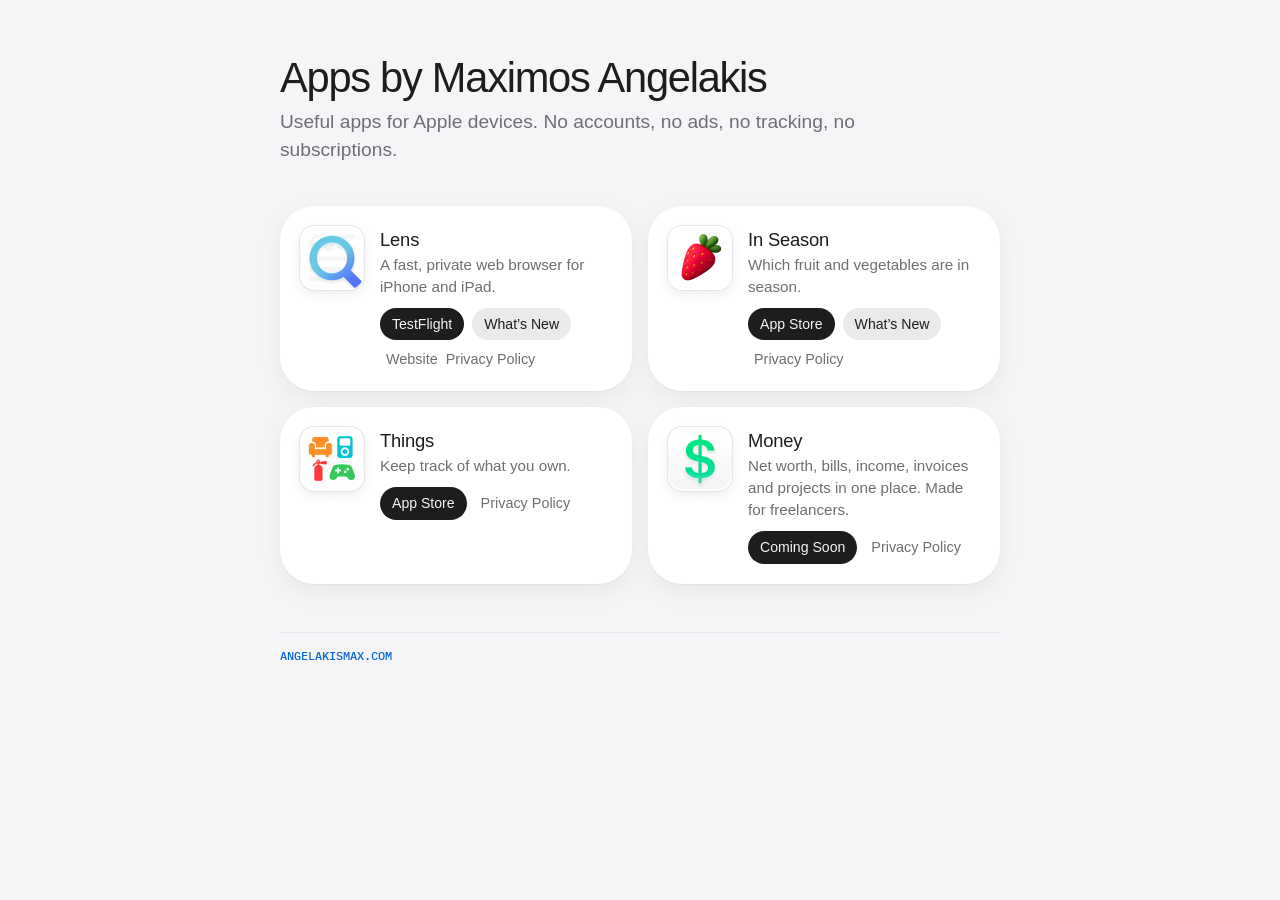
<file: index.html>
<!doctype html>
<html lang="en">
<head>
<meta charset="utf-8">
<meta name="viewport" content="width=device-width, initial-scale=1, viewport-fit=cover">
<title>Apps by Maximos Angelakis</title>
<meta name="description" content="Privacy policies and release notes for Maximos Angelakis’s apps.">
<link rel="preconnect" href="https://fonts.gstatic.com" crossorigin>
<link rel="stylesheet" href="https://fonts.googleapis.com/css2?family=IBM+Plex+Mono:wght@500&display=swap">
<link rel="stylesheet" href="https://api.fontshare.com/v2/css?f[]=general-sans@500,600&display=swap">
<link rel="stylesheet" href="style.css">
</head>
<body class="home">
<main>
<h1>Apps by Maximos Angelakis</h1>
<p class="lede">Useful apps for Apple devices. No accounts, no ads, no tracking, no subscriptions.</p>
<ul class="cards">
<li class="card">
<img class="app-icon" src="lens/app-icon.png" alt="" width="64" height="64">
<div>
<h2>Lens</h2>
<p>A fast, private web browser for iPhone and iPad.</p>
<nav class="links">
<a class="button get" href="https://testflight.apple.com/join/5jr4KsAm">TestFlight</a>
<a class="button" href="https://lens.maximos.work/changes/">What’s New</a>
<a class="plain" href="https://lens.maximos.work/">Website</a>
<a class="plain" href="https://lens.maximos.work/privacy/">Privacy Policy</a>
</nav>
</div>
</li>
<li class="card">
<img class="app-icon" src="inseason/app-icon.png" alt="" width="64" height="64">
<div>
<h2>In Season</h2>
<p>Which fruit and vegetables are in season.</p>
<nav class="links">
<a class="button get" href="https://apps.apple.com/app/id6744747939">App Store</a>
<a class="button" href="inseason/changelog/">What’s New</a>
<a class="plain" href="inseason/privacy/">Privacy Policy</a>
</nav>
</div>
</li>
<li class="card">
<img class="app-icon" src="things/app-icon.png" alt="" width="64" height="64">
<div>
<h2>Things</h2>
<p>Keep track of what you own.</p>
<nav class="links">
<a class="button get" href="https://apps.apple.com/app/id6758863208">App Store</a>
<a class="plain" href="things/privacy/">Privacy Policy</a>
</nav>
</div>
</li>
<li class="card">
<img class="app-icon" src="money/app-icon.png" alt="" width="64" height="64">
<div>
<h2>Money</h2>
<p>Net worth, bills, income, invoices and projects in one place. Made for freelancers.</p>
<nav class="links">
<span class="button get soon">Coming Soon</span>
<a class="plain" href="money/privacy/">Privacy Policy</a>
</nav>
</div>
</li>
</ul>
<footer><a href="https://angelakismax.com">angelakismax.com</a></footer>
</main>
</body>
</html>
</file>
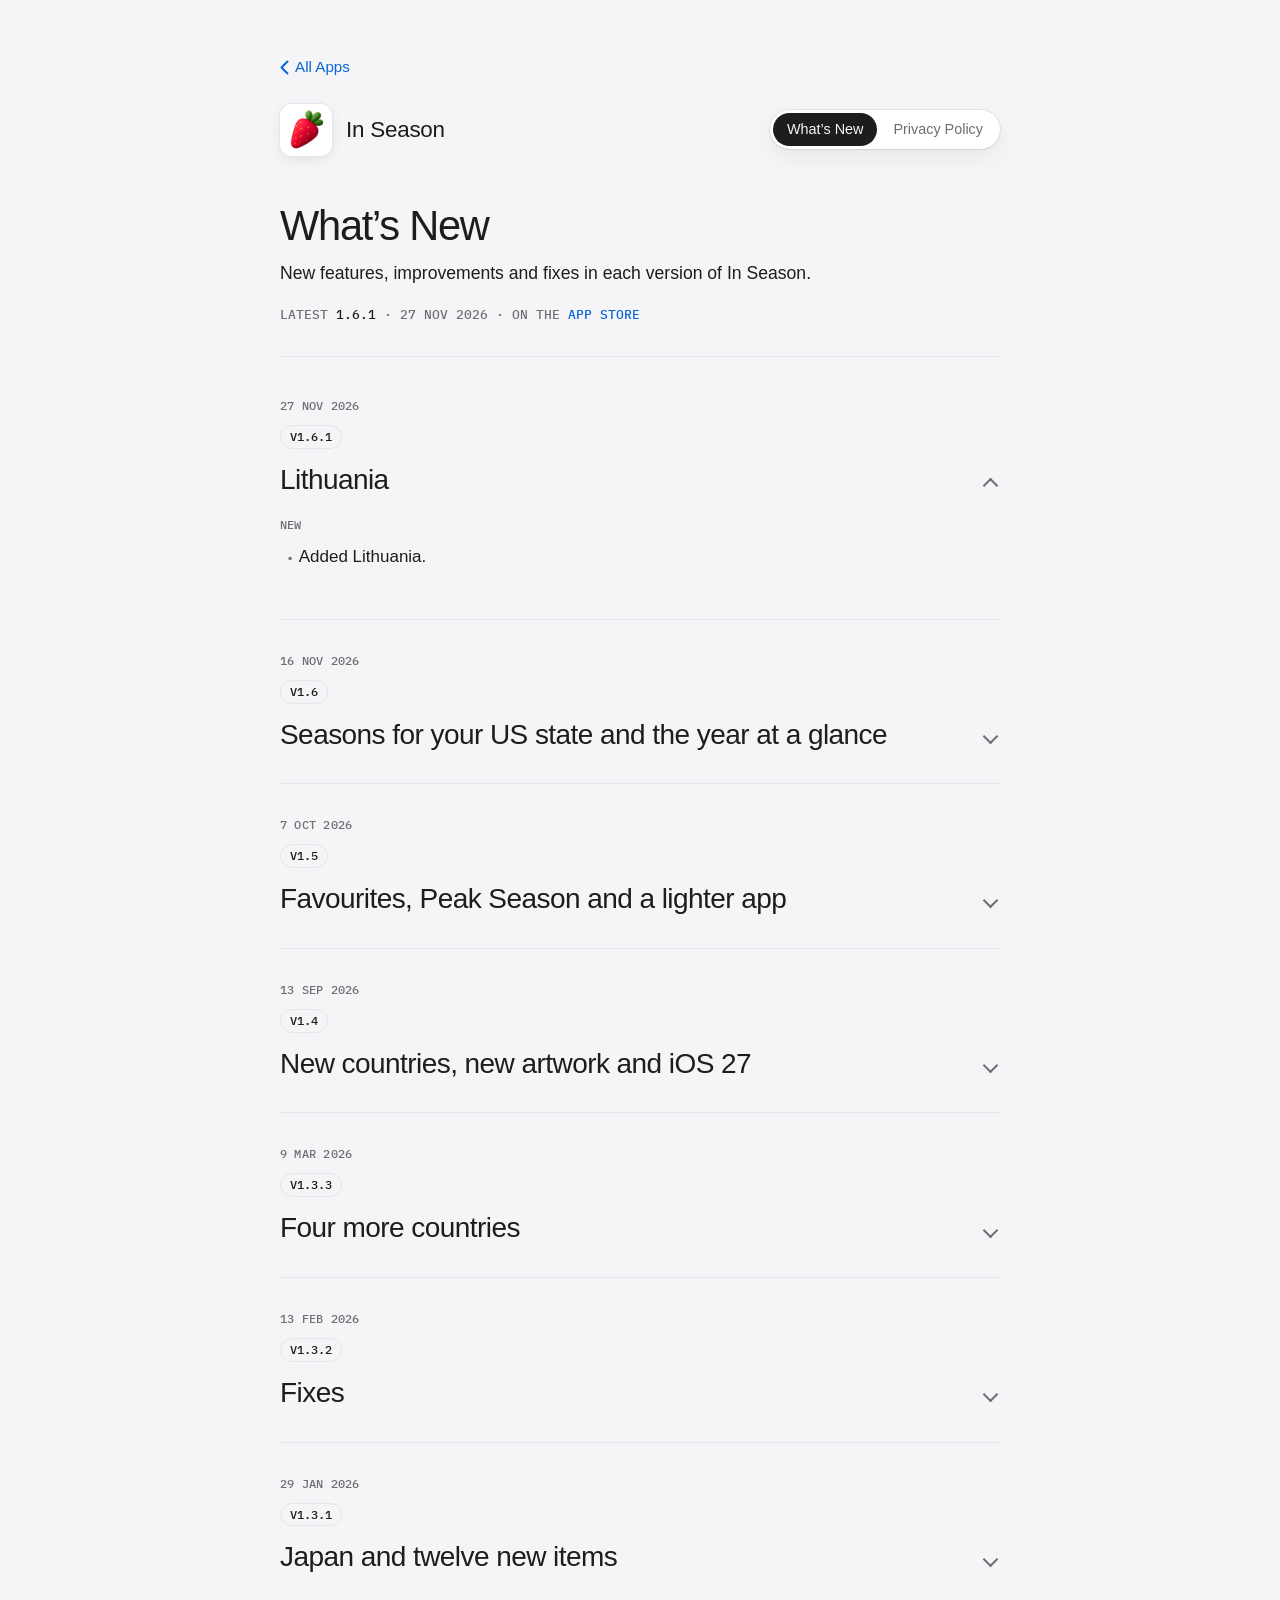
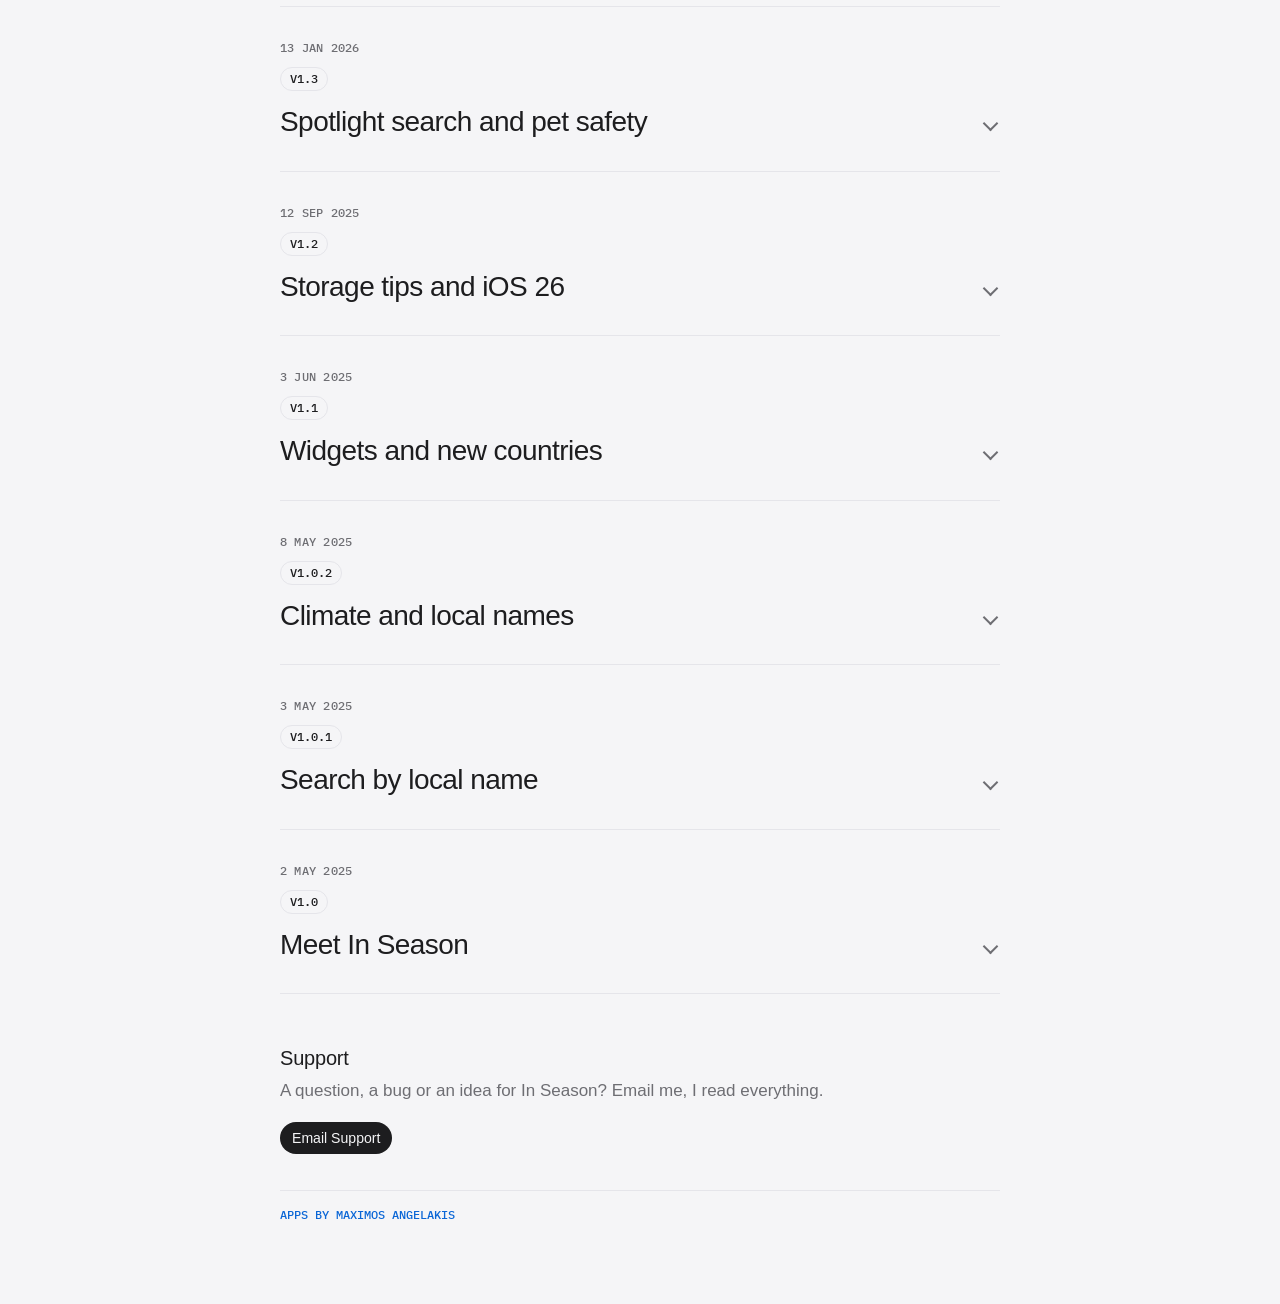
<file: inseason/changelog/index.html>
<!doctype html>
<html lang="en">
<head>
<meta charset="utf-8">
<meta name="viewport" content="width=device-width, initial-scale=1, viewport-fit=cover">
<title>What’s New in In Season</title>
<meta name="description" content="What changed in each version of In Season.">
<link rel="preconnect" href="https://fonts.gstatic.com" crossorigin>
<link rel="stylesheet" href="https://fonts.googleapis.com/css2?family=IBM+Plex+Mono:wght@500&display=swap">
<link rel="stylesheet" href="https://api.fontshare.com/v2/css?f[]=general-sans@500,600&display=swap">
<link rel="stylesheet" href="../../style.css">
<link rel="icon" type="image/png" href="../app-icon.png">
<link rel="apple-touch-icon" href="../app-icon.png">
</head>
<body>
<main>
<a class="back" href="../../"><svg width="9" height="15" viewBox="0 0 9 15" aria-hidden="true"><path d="M7.5 1.5 1.5 7.5l6 6" fill="none" stroke="currentColor" stroke-width="2" stroke-linecap="round" stroke-linejoin="round"/></svg>All Apps</a>
<header class="app-header">
<div class="app-id"><img class="app-icon" src="../app-icon.png" alt="" width="64" height="64"><span>In Season</span></div>
<nav class="tabs">
<a href="./" aria-current="page">What’s New</a>
<a href="../privacy/">Privacy Policy</a>
</nav>
</header>
<div class="page-hero">
<h1>What’s New</h1>
<p>New features, improvements and fixes in each version of In Season.</p>
<p class="latest">Latest <strong>1.6.1</strong> · 27 Nov 2026 · On the <a href="https://apps.apple.com/app/id6744747939">App Store</a></p>
</div>

<!-- Newest version first, open; the rest closed. Copy a <details> to add
     one, move "open" to it, and update "Latest" above. -->

<details class="release" open>
<summary>
<time datetime="2026-11-27">27 Nov 2026</time>
<p class="tags"><span class="version">1.6.1</span></p>
<h2>Lithuania</h2>
</summary>
<h3>New</h3>
<ul>
<li>Added Lithuania.</li>
</ul>
</details>

<details class="release">
<summary>
<time datetime="2026-11-16">16 Nov 2026</time>
<p class="tags"><span class="version">1.6</span></p>
<h2>Seasons for your US state and the year at a glance</h2>
</summary>
<h3>New</h3>
<ul>
<li>Seasons for your state. In the US, pick your state when you open the app or in Settings, and In Season shows what’s local and in season where you live. Seasons follow 11 growing regions from Alaska to Hawaii, so nearby states share one. Today, the calendar, search, widgets, Siri and notifications all follow it.</li>
<li>Seven new countries: Austria, Norway, Finland, Chile, Argentina, Brazil and India. In Season now covers 35 countries, with seasons from each country’s own harvest calendar and produce names in German, Norwegian, Finnish, Spanish, Portuguese and Hindi.</li>
<li>In your language. In Season now follows your iPhone’s language: Greek, Spanish, French, German, Italian, Portuguese, Japanese and Korean, with wording from local markets rather than textbooks. Local names show too: Swedish in Finland, French and Italian in Belgium and Switzerland, and Arabic in Israel.</li>
<li>The whole year at a glance. Each produce page shows its season as a ring of all twelve months, with this month outlined, next to when it’s in season, like “Oct – Dec”.</li>
<li>Available All Year on Today, for produce that grows locally all year. It starts collapsed and only appears when there’s something in it.</li>
</ul>
<h3>Improved</h3>
<ul>
<li>Early, peak and late harvest colours are easier to read in light and dark mode.</li>
<li>Produce with two seasons a year now shows early, peak and late harvest for each season.</li>
<li>Today, search and widgets are faster.</li>
<li>Each product has one clear name, without slashes or extra names in brackets.</li>
<li>Lists are in alphabetical order for your language.</li>
<li>A search with no matches says so.</li>
<li>US states and growing regions are named in your language, and the state list follows its alphabetical order.</li>
<li>iPhone search (Spotlight) shows produce under the name the app shows, in your language.</li>
<li>Notifications only ask for permission when you turn them on.</li>
<li>Today and the calendar move on to the new month even if the app stays open.</li>
</ul>
<h3>Fixed</h3>
<ul>
<li>Produce with a two-month season shows as in peak season on its page, as it does on Today.</li>
<li>Home Screen quick actions work when the app isn’t already open.</li>
<li>Category counts stay correct when you switch tabs or countries.</li>
</ul>
</details>

<details class="release">
<summary>
<time datetime="2026-10-07">7 Oct 2026</time>
<p class="tags"><span class="version">1.5</span></p>
<h2>Favourites, Peak Season and a lighter app</h2>
</summary>
<h3>New</h3>
<ul>
<li>Favourites. Tap the heart on any item to save it. Your favourites get their own tab, with what’s in season now at the top, and their own widget.</li>
<li>Peak Season on Today shows what’s at its best this month, just under New This Month.</li>
<li>Get notified when your favourites reach peak season. Turn it on in Settings, under Monthly Updates.</li>
<li>Widgets can show only peak-season items, or only your favourites that are in season.</li>
<li>Your favourites and Today settings sync across your devices with iCloud.</li>
<li>Ask Siri to open an item or search for produce.</li>
<li>Support for iPhone Duo.</li>
<li>New produce: flat peaches, courgette flowers, lemongrass, spring onions and shallots.</li>
<li>Not seeing your country? Request it from the country picker.</li>
</ul>
<h3>Improved</h3>
<ul>
<li>About a third smaller to download, and quicker to open.</li>
<li>Smoother all round, with category filters just above the tab bar on the latest iOS.</li>
<li>Expand and collapse sections on Today, which now keeps the early, peak and late markers to Browse so it’s easier to scan.</li>
<li>More accurate nutrition and storage information, and clearer names, including jujube.</li>
<li>New welcome screens.</li>
<li>iPad improvements, including a clearer Browse tab.</li>
</ul>
<h3>Fixed</h3>
<ul>
<li>The search icon is back on the Browse tab.</li>
</ul>
</details>

<details class="release">
<summary>
<time datetime="2026-09-13">13 Sep 2026</time>
<p class="tags"><span class="version">1.4</span></p>
<h2>New countries, new artwork and iOS 27</h2>
</summary>
<h3>New</h3>
<ul>
<li>Five new countries: Mexico, New Zealand, Poland, South Africa and South Korea.</li>
<li>20 new items: Asian pear, cherimoya, jackfruit, guava, chayote, jícama, tomatillos, nopales, watercress, sorrel, kohlrabi, celeriac, horseradish, elderberries, currants, samphire, saltwort, sea fennel, rose petals and pecans.</li>
<li>Browse by group. Tap citrus, berries, stone fruit, melons, leafy greens, roots, brassicas, alliums or squash to see everything in it.</li>
<li>Every item now has its botanical name, where it comes from and its history, with a link to Wikipedia.</li>
<li>Widgets you can edit: show everything, only fruit or only vegetables.</li>
</ul>
<h3>Improved</h3>
<ul>
<li>All-new artwork. Every item is redrawn to be sharper and more accurate, and shown a little larger.</li>
<li>A refreshed design for iOS 27, with a clearer Liquid Glass tab bar, top bar and filter bar, and tidier item pages.</li>
<li>Search finds items by their local names, in any language the app supports.</li>
<li>Local names now come first.</li>
<li>Better VoiceOver support, and calmer filter animations with Reduce Motion on.</li>
<li>iPad improvements.</li>
<li>Legumes and herbs now start hidden, and Welsh names in the UK are off by default. Both can be turned back on.</li>
</ul>
<h3>Fixed</h3>
<ul>
<li>Widgets work with the clear Home Screen style.</li>
<li>Items without a local name no longer look cramped.</li>
</ul>
</details>

<details class="release">
<summary>
<time datetime="2026-03-09">9 Mar 2026</time>
<p class="tags"><span class="version">1.3.3</span></p>
<h2>Four more countries</h2>
</summary>
<h3>New</h3>
<ul>
<li>Ireland, Romania, Serbia and Switzerland.</li>
</ul>
<h3>Improved</h3>
<ul>
<li>Simpler markers for items new this month, and a lighter category bar.</li>
</ul>
<h3>Fixed</h3>
<ul>
<li>The Rate button in Settings works again.</li>
</ul>
</details>

<details class="release">
<summary>
<time datetime="2026-02-13">13 Feb 2026</time>
<p class="tags"><span class="version">1.3.2</span></p>
<h2>Fixes</h2>
</summary>
<h3>Fixed</h3>
<ul>
<li>The What’s New screen shows up again.</li>
<li>Mushrooms and capers are listed with vegetables.</li>
<li>Corrected details for wasabi.</li>
</ul>
</details>

<details class="release">
<summary>
<time datetime="2026-01-29">29 Jan 2026</time>
<p class="tags"><span class="version">1.3.1</span></p>
<h2>Japan and twelve new items</h2>
</summary>
<h3>New</h3>
<ul>
<li>Japan, with local favourites: shiso, yuzu, wasabi, ume and matsutake.</li>
<li>Nettles, pine nuts, gooseberries, cranberries, maple syrup, truffles, elderflower, dates, rhubarb, capers, saffron and mastic.</li>
<li>A short What’s New screen when you open the app after an update.</li>
</ul>
<h3>Improved</h3>
<ul>
<li>More reliable search.</li>
<li>More accessibility improvements.</li>
</ul>
<h3>Fixed</h3>
<ul>
<li>Widgets.</li>
<li>Items that showed in Japan without being available there.</li>
</ul>
</details>

<details class="release">
<summary>
<time datetime="2026-01-13">13 Jan 2026</time>
<p class="tags"><span class="version">1.3</span></p>
<h2>Spotlight search and pet safety</h2>
</summary>
<h3>New</h3>
<ul>
<li>Search for produce straight from Spotlight.</li>
<li>See which items are toxic to dogs or cats, and why. Turn the warnings on for dogs, cats or both, in Settings or when you first open the app.</li>
<li>Rate In Season from Settings.</li>
<li>Kale for Greece.</li>
</ul>
<h3>Improved</h3>
<ul>
<li>More Liquid Glass for iOS 26: interactive glass, a glass calendar, and check and close buttons instead of Done.</li>
<li>Item pages open as a smaller sheet first, with smoother animation, and items respond to the pointer on iPad.</li>
<li>Other names for an item are shown nearer the top of its page.</li>
<li>Notifications now tell you about new items in season.</li>
<li>iPad improvements.</li>
</ul>
</details>

<details class="release">
<summary>
<time datetime="2025-09-12">12 Sep 2025</time>
<p class="tags"><span class="version">1.2</span></p>
<h2>Storage tips and iOS 26</h2>
</summary>
<h3>New</h3>
<ul>
<li>How to store each item and how long it keeps: in the fridge, at room temperature, away from the fridge, somewhere cool and dark, or in high humidity.</li>
<li>How each item grows: on a tree, shrub or vine, as a root, herb or flower.</li>
<li>Search by health benefit, vitamin or mineral.</li>
<li>Hungary and Sweden.</li>
<li>Cherry plums, plus more plum varieties for Greece.</li>
<li>Hide any category from Today.</li>
</ul>
<h3>Improved</h3>
<ul>
<li>Updated for iOS 26, with Liquid Glass buttons, tab bar and welcome screens.</li>
<li>A clearer design for seasonal availability, rounder item artwork and a new red accent.</li>
</ul>
<h3>Fixed</h3>
<ul>
<li>“September” no longer breaks across two lines.</li>
</ul>
</details>

<details class="release">
<summary>
<time datetime="2025-06-03">3 Jun 2025</time>
<p class="tags"><span class="version">1.1</span></p>
<h2>Widgets and new countries</h2>
</summary>
<h3>New</h3>
<ul>
<li>Widgets, to see what’s in season from your Home Screen.</li>
<li>Belgium, Cyprus, Denmark and Türkiye.</li>
<li>Dragon fruit, starfruit, passion fruit, lychee and pomelo.</li>
</ul>
<h3>Improved</h3>
<ul>
<li>Better seasonal data for Australia.</li>
<li>Notifications tell you which items are new.</li>
<li>Item pages hide sections that don’t apply when an item isn’t available.</li>
</ul>
<h3>Fixed</h3>
<ul>
<li>Widgets were empty until the app was opened for the first time.</li>
</ul>
</details>

<details class="release">
<summary>
<time datetime="2025-05-08">8 May 2025</time>
<p class="tags"><span class="version">1.0.2</span></p>
<h2>Climate and local names</h2>
</summary>
<h3>New</h3>
<ul>
<li>A short description of each country’s climate.</li>
<li>Local names on the calendar.</li>
</ul>
<h3>Improved</h3>
<ul>
<li>iPad support.</li>
<li>Notifications.</li>
<li>A new header and a clearer Settings icon.</li>
</ul>
</details>

<details class="release">
<summary>
<time datetime="2025-05-03">3 May 2025</time>
<p class="tags"><span class="version">1.0.1</span></p>
<h2>Search by local name</h2>
</summary>
<h3>New</h3>
<ul>
<li>Search for items by their local names.</li>
<li>Send feedback from Settings.</li>
</ul>
<h3>Fixed</h3>
<ul>
<li>Season data for olives and figs.</li>
</ul>
</details>

<details class="release">
<summary>
<time datetime="2025-05-02">2 May 2025</time>
<p class="tags"><span class="version">1.0</span></p>
<h2>Meet In Season</h2>
</summary>
<p>The first version of In Season: what’s in season right now, wherever you are.</p>
<h3>New</h3>
<ul>
<li>See which fruit and vegetables are in season in your country, and whether they’re early, at their peak or late.</li>
<li>11 countries: Australia, Canada, France, Germany, Greece, Italy, the Netherlands, Portugal, Spain, the United Kingdom and the United States.</li>
<li>Health benefits and nutrition for every item.</li>
<li>Local names for produce in each country.</li>
<li>Show only local produce, or include imports.</li>
<li>Look up what’s in season in other countries, and what’s available all year.</li>
<li>A notification on the 1st of each month.</li>
<li>Light, dark and automatic appearance.</li>
</ul>
</details>

<section class="support" id="support">
<h2>Support</h2>
<p>A question, a bug or an idea for In Season? Email me, I read everything.</p>
<a class="button get" href="mailto:made@angelakismax.com?subject=In%20Season">Email Support</a>
</section>

<footer><a href="../../">Apps by Maximos Angelakis</a></footer>
</main>
</body>
</html>
</file>
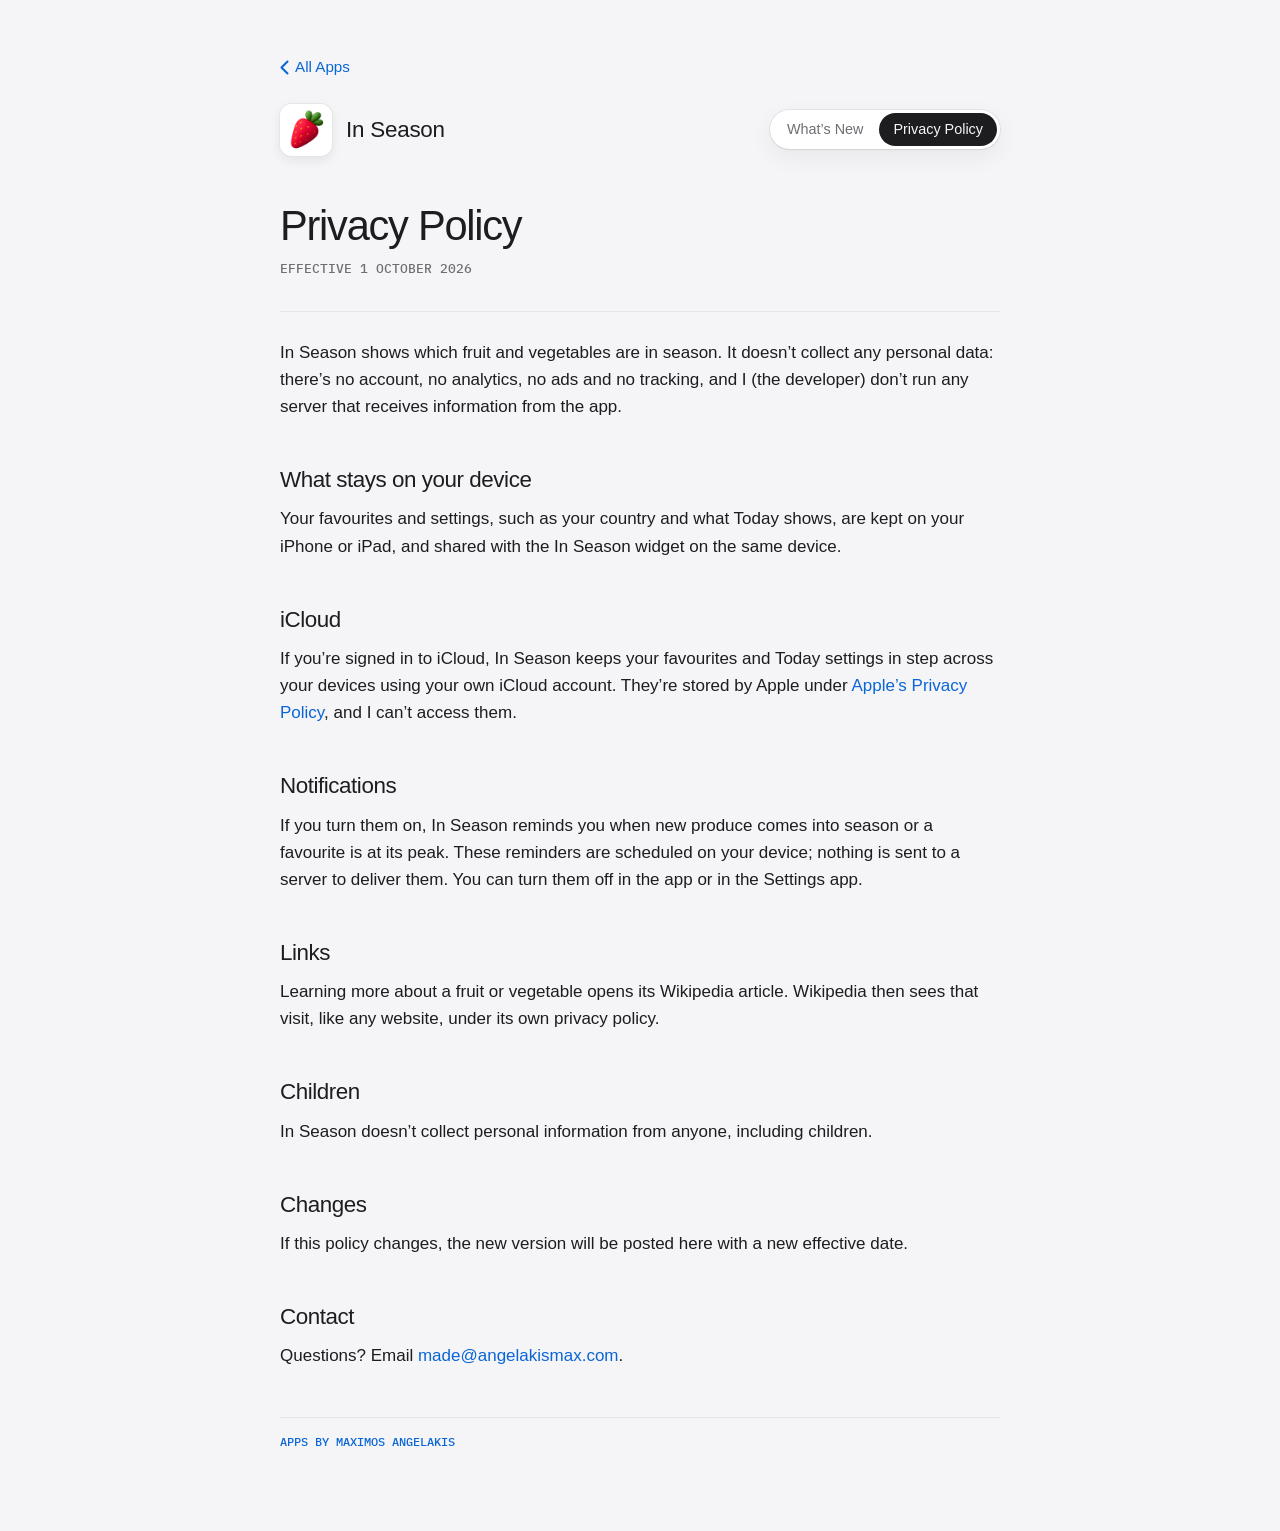
<file: inseason/privacy/index.html>
<!doctype html>
<html lang="en">
<head>
<meta charset="utf-8">
<meta name="viewport" content="width=device-width, initial-scale=1, viewport-fit=cover">
<title>In Season Privacy Policy</title>
<meta name="description" content="In Season collects no personal data. What it keeps on your device and in your iCloud.">
<link rel="preconnect" href="https://fonts.gstatic.com" crossorigin>
<link rel="stylesheet" href="https://fonts.googleapis.com/css2?family=IBM+Plex+Mono:wght@500&display=swap">
<link rel="stylesheet" href="https://api.fontshare.com/v2/css?f[]=general-sans@500,600&display=swap">
<link rel="stylesheet" href="../../style.css">
<link rel="icon" type="image/png" href="../app-icon.png">
<link rel="apple-touch-icon" href="../app-icon.png">
</head>
<body>
<main>
<a class="back" href="../../"><svg width="9" height="15" viewBox="0 0 9 15" aria-hidden="true"><path d="M7.5 1.5 1.5 7.5l6 6" fill="none" stroke="currentColor" stroke-width="2" stroke-linecap="round" stroke-linejoin="round"/></svg>All Apps</a>
<header class="app-header">
<div class="app-id"><img class="app-icon" src="../app-icon.png" alt="" width="64" height="64"><span>In Season</span></div>
<nav class="tabs">
<a href="../changelog/">What’s New</a>
<a href="./" aria-current="page">Privacy Policy</a>
</nav>
</header>
<div class="page-hero">
<h1>Privacy Policy</h1>
<p class="latest">Effective 1 October 2026</p>
</div>

<p>In Season shows which fruit and vegetables are in season. It doesn’t collect any personal data: there’s no account, no analytics, no ads and no tracking, and I (the developer) don’t run any server that receives information from the app.</p>

<h2>What stays on your device</h2>
<p>Your favourites and settings, such as your country and what Today shows, are kept on your iPhone or iPad, and shared with the In Season widget on the same device.</p>

<h2>iCloud</h2>
<p>If you’re signed in to iCloud, In Season keeps your favourites and Today settings in step across your devices using your own iCloud account. They’re stored by Apple under <a href="https://www.apple.com/legal/privacy/">Apple’s Privacy Policy</a>, and I can’t access them.</p>

<h2>Notifications</h2>
<p>If you turn them on, In Season reminds you when new produce comes into season or a favourite is at its peak. These reminders are scheduled on your device; nothing is sent to a server to deliver them. You can turn them off in the app or in the Settings app.</p>

<h2>Links</h2>
<p>Learning more about a fruit or vegetable opens its Wikipedia article. Wikipedia then sees that visit, like any website, under its own privacy policy.</p>

<h2>Children</h2>
<p>In Season doesn’t collect personal information from anyone, including children.</p>

<h2>Changes</h2>
<p>If this policy changes, the new version will be posted here with a new effective date.</p>

<h2>Contact</h2>
<p>Questions? Email <a href="mailto:made@angelakismax.com">made@angelakismax.com</a>.</p>

<footer><a href="../../">Apps by Maximos Angelakis</a></footer>
</main>
</body>
</html>
</file>
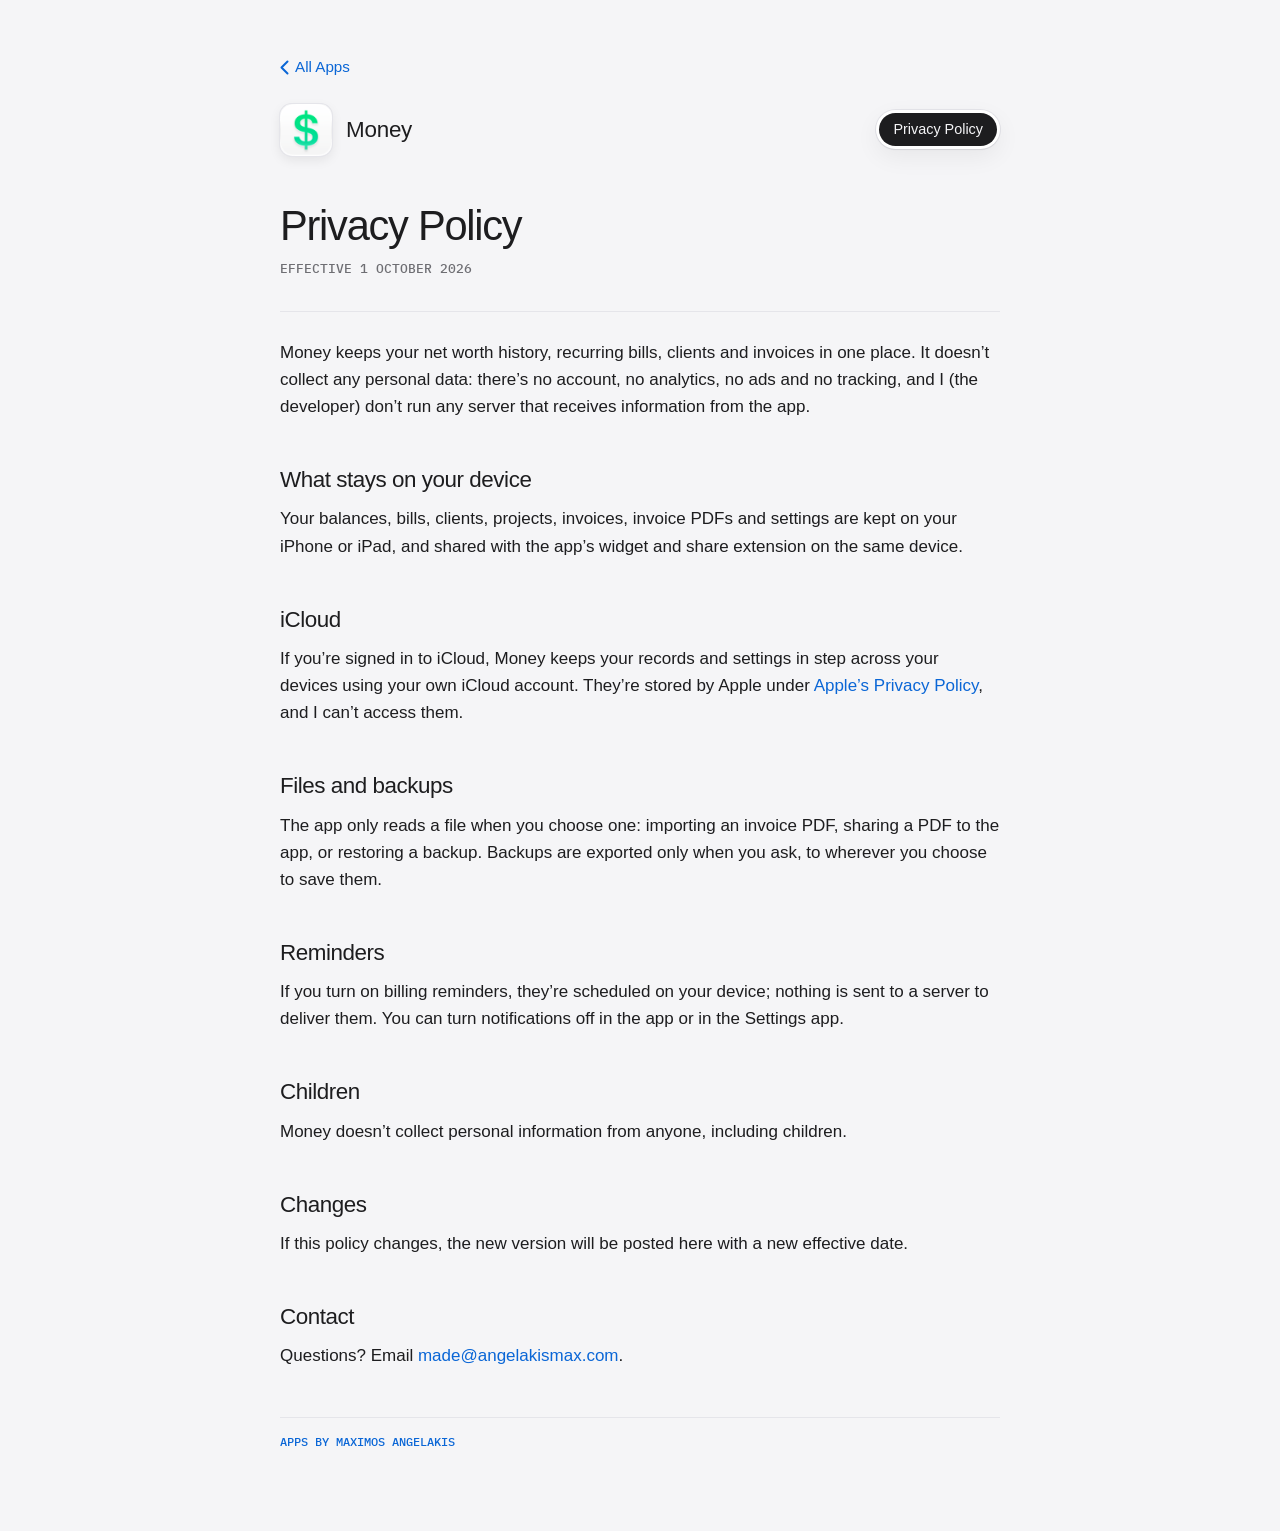
<file: money/privacy/index.html>
<!doctype html>
<html lang="en">
<head>
<meta charset="utf-8">
<meta name="viewport" content="width=device-width, initial-scale=1, viewport-fit=cover">
<title>Money Privacy Policy</title>
<meta name="description" content="Money collects no personal data. What it keeps on your device and in your iCloud.">
<link rel="preconnect" href="https://fonts.gstatic.com" crossorigin>
<link rel="stylesheet" href="https://fonts.googleapis.com/css2?family=IBM+Plex+Mono:wght@500&display=swap">
<link rel="stylesheet" href="https://api.fontshare.com/v2/css?f[]=general-sans@500,600&display=swap">
<link rel="stylesheet" href="../../style.css">
<link rel="icon" type="image/png" href="../app-icon.png">
<link rel="apple-touch-icon" href="../app-icon.png">
</head>
<body>
<main>
<a class="back" href="../../"><svg width="9" height="15" viewBox="0 0 9 15" aria-hidden="true"><path d="M7.5 1.5 1.5 7.5l6 6" fill="none" stroke="currentColor" stroke-width="2" stroke-linecap="round" stroke-linejoin="round"/></svg>All Apps</a>
<header class="app-header">
<div class="app-id"><img class="app-icon" src="../app-icon.png" alt="" width="64" height="64"><span>Money</span></div>
<nav class="tabs">
<a href="./" aria-current="page">Privacy Policy</a>
</nav>
</header>
<div class="page-hero">
<h1>Privacy Policy</h1>
<p class="latest">Effective 1 October 2026</p>
</div>

<p>Money keeps your net worth history, recurring bills, clients and invoices in one place. It doesn’t collect any personal data: there’s no account, no analytics, no ads and no tracking, and I (the developer) don’t run any server that receives information from the app.</p>

<h2>What stays on your device</h2>
<p>Your balances, bills, clients, projects, invoices, invoice PDFs and settings are kept on your iPhone or iPad, and shared with the app’s widget and share extension on the same device.</p>

<h2>iCloud</h2>
<p>If you’re signed in to iCloud, Money keeps your records and settings in step across your devices using your own iCloud account. They’re stored by Apple under <a href="https://www.apple.com/legal/privacy/">Apple’s Privacy Policy</a>, and I can’t access them.</p>

<h2>Files and backups</h2>
<p>The app only reads a file when you choose one: importing an invoice PDF, sharing a PDF to the app, or restoring a backup. Backups are exported only when you ask, to wherever you choose to save them.</p>

<h2>Reminders</h2>
<p>If you turn on billing reminders, they’re scheduled on your device; nothing is sent to a server to deliver them. You can turn notifications off in the app or in the Settings app.</p>

<h2>Children</h2>
<p>Money doesn’t collect personal information from anyone, including children.</p>

<h2>Changes</h2>
<p>If this policy changes, the new version will be posted here with a new effective date.</p>

<h2>Contact</h2>
<p>Questions? Email <a href="mailto:made@angelakismax.com">made@angelakismax.com</a>.</p>

<footer><a href="../../">Apps by Maximos Angelakis</a></footer>
</main>
</body>
</html>
</file>
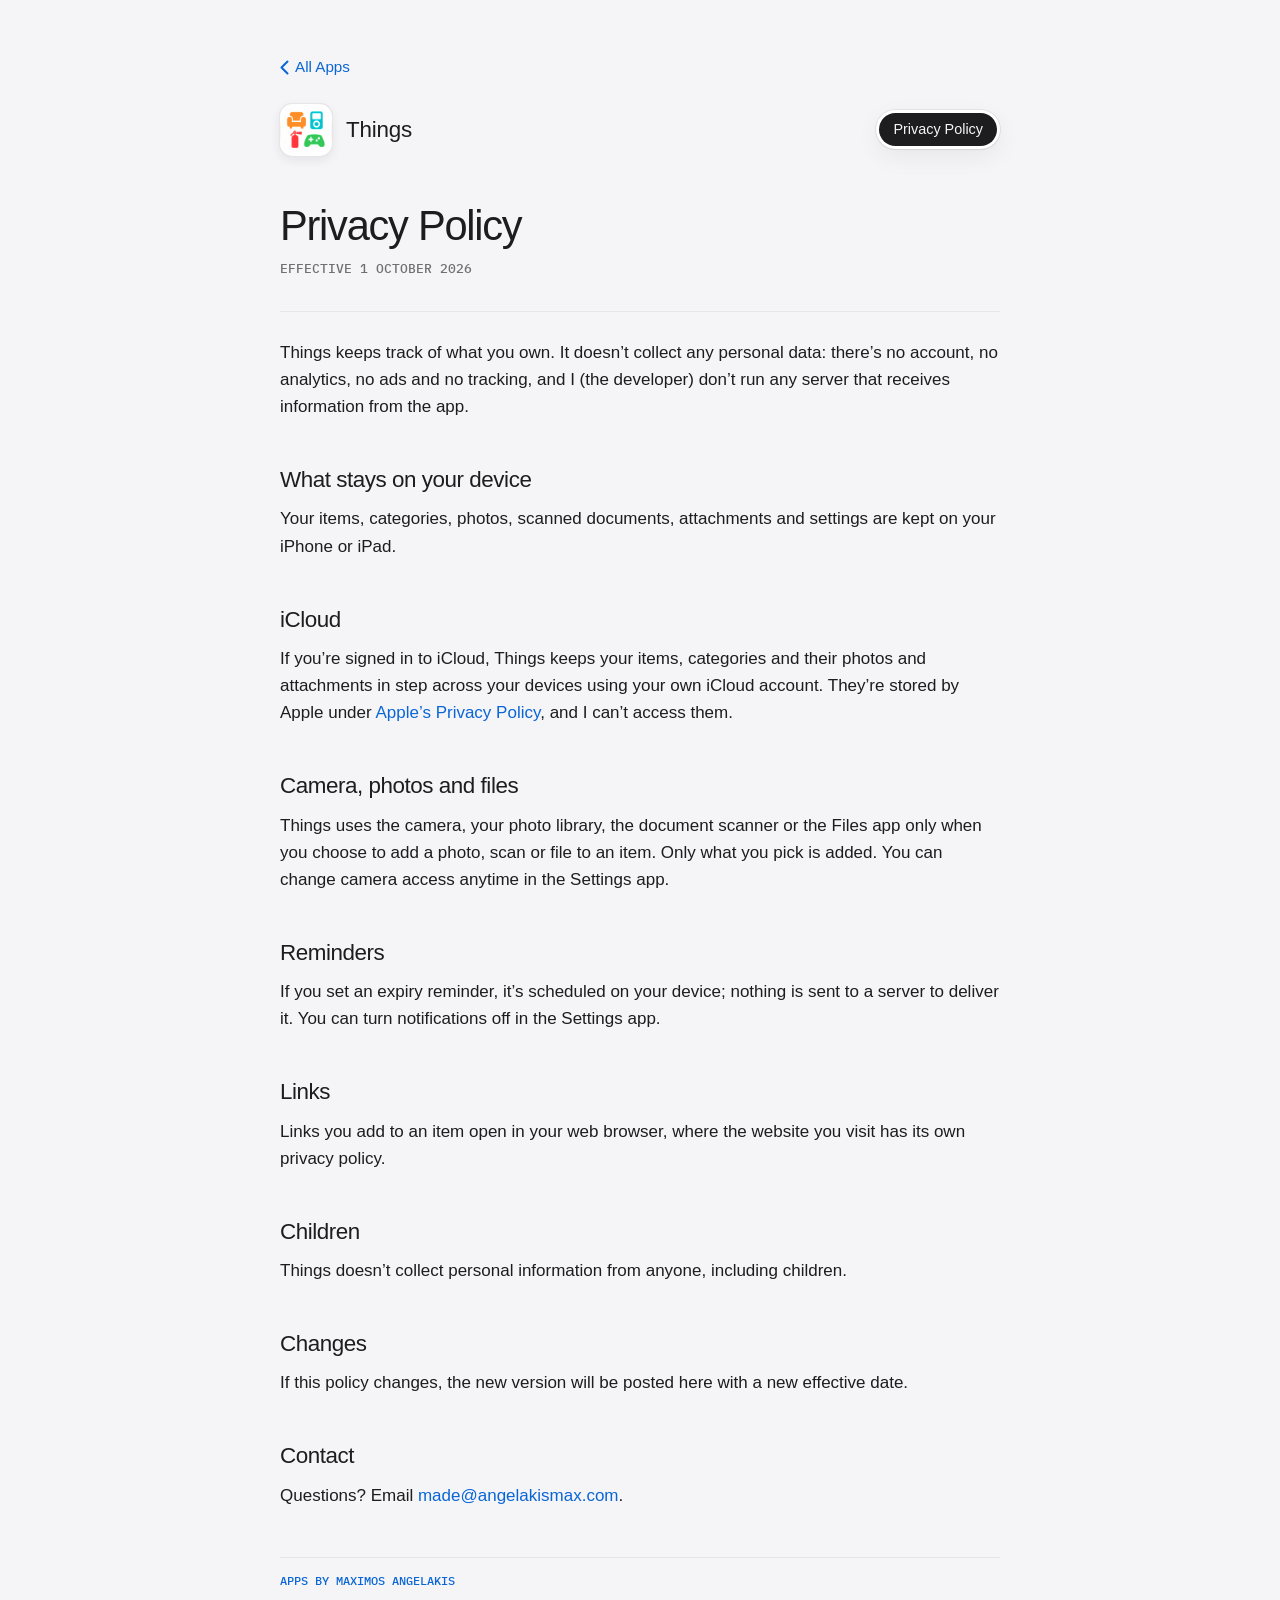
<file: things/privacy/index.html>
<!doctype html>
<html lang="en">
<head>
<meta charset="utf-8">
<meta name="viewport" content="width=device-width, initial-scale=1, viewport-fit=cover">
<title>Things Privacy Policy</title>
<meta name="description" content="Things collects no personal data. What it keeps on your device and in your iCloud.">
<link rel="preconnect" href="https://fonts.gstatic.com" crossorigin>
<link rel="stylesheet" href="https://fonts.googleapis.com/css2?family=IBM+Plex+Mono:wght@500&display=swap">
<link rel="stylesheet" href="https://api.fontshare.com/v2/css?f[]=general-sans@500,600&display=swap">
<link rel="stylesheet" href="../../style.css">
<link rel="icon" type="image/png" href="../app-icon.png">
<link rel="apple-touch-icon" href="../app-icon.png">
</head>
<body>
<main>
<a class="back" href="../../"><svg width="9" height="15" viewBox="0 0 9 15" aria-hidden="true"><path d="M7.5 1.5 1.5 7.5l6 6" fill="none" stroke="currentColor" stroke-width="2" stroke-linecap="round" stroke-linejoin="round"/></svg>All Apps</a>
<header class="app-header">
<div class="app-id"><img class="app-icon" src="../app-icon.png" alt="" width="64" height="64"><span>Things</span></div>
<nav class="tabs">
<a href="./" aria-current="page">Privacy Policy</a>
</nav>
</header>
<div class="page-hero">
<h1>Privacy Policy</h1>
<p class="latest">Effective 1 October 2026</p>
</div>

<p>Things keeps track of what you own. It doesn’t collect any personal data: there’s no account, no analytics, no ads and no tracking, and I (the developer) don’t run any server that receives information from the app.</p>

<h2>What stays on your device</h2>
<p>Your items, categories, photos, scanned documents, attachments and settings are kept on your iPhone or iPad.</p>

<h2>iCloud</h2>
<p>If you’re signed in to iCloud, Things keeps your items, categories and their photos and attachments in step across your devices using your own iCloud account. They’re stored by Apple under <a href="https://www.apple.com/legal/privacy/">Apple’s Privacy Policy</a>, and I can’t access them.</p>

<h2>Camera, photos and files</h2>
<p>Things uses the camera, your photo library, the document scanner or the Files app only when you choose to add a photo, scan or file to an item. Only what you pick is added. You can change camera access anytime in the Settings app.</p>

<h2>Reminders</h2>
<p>If you set an expiry reminder, it’s scheduled on your device; nothing is sent to a server to deliver it. You can turn notifications off in the Settings app.</p>

<h2>Links</h2>
<p>Links you add to an item open in your web browser, where the website you visit has its own privacy policy.</p>

<h2>Children</h2>
<p>Things doesn’t collect personal information from anyone, including children.</p>

<h2>Changes</h2>
<p>If this policy changes, the new version will be posted here with a new effective date.</p>

<h2>Contact</h2>
<p>Questions? Email <a href="mailto:made@angelakismax.com">made@angelakismax.com</a>.</p>

<footer><a href="../../">Apps by Maximos Angelakis</a></footer>
</main>
</body>
</html>
</file>
<file: style.css>
:root {
  color-scheme: light dark;
  --bg: #f5f5f7;
  /* Type from angelakismax.com: General Sans for titles and text, IBM Plex
     Mono for small captions. */
  --display: "General Sans", -apple-system, BlinkMacSystemFont, "Helvetica Neue", Arial, sans-serif;
  --sans: "General Sans", -apple-system, BlinkMacSystemFont, "Helvetica Neue", Arial, sans-serif;
  --mono: "IBM Plex Mono", ui-monospace, SFMono-Regular, Menlo, monospace;
  --surface: #ffffff;
  --text: #1d1d1f;
  --secondary: #6e6e73;
  --rule: #e5e5ea;
  --link: #0a66d6;
  --code: #f2f2f5;
  --pill: #e8f0fd;
  --pill-text: #0a58bd;
  --release: #e6f6ea;
  --release-text: #1b7f3b;
  --shadow: 0 1px 2px rgba(0, 0, 0, 0.04), 0 8px 24px rgba(0, 0, 0, 0.06);
}

/* Pure black behind pages in dark mode, with cards a step above it. */
@media (prefers-color-scheme: dark) {
  :root {
    --bg: #000000;
    --surface: #1c1c1e;
    --text: #f5f5f7;
    --secondary: #98989f;
    --rule: #2c2c2e;
    --link: #6aa8ff;
    --code: #2c2c2e;
    --pill: #0f2a4d;
    --pill-text: #8cbcff;
    --release: #0f3a1d;
    --release-text: #7ed99a;
    --shadow: none;
  }
}

* { box-sizing: border-box; }

html {
  -webkit-text-size-adjust: 100%;
  background: var(--bg);
}

body {
  margin: 0;
  background: var(--bg);
  color: var(--text);
  font: 500 17px/1.6 var(--sans);
  -webkit-font-smoothing: antialiased;
}

main {
  max-width: 760px;
  margin: 0 auto;
  padding: 56px 20px 80px;
  padding-left: max(20px, env(safe-area-inset-left));
  padding-right: max(20px, env(safe-area-inset-right));
}

h1 {
  font: 500 2.6rem/1.05 var(--display);
  letter-spacing: -0.03em;
  margin: 0 0 8px;
}

h2 {
  font-family: var(--display);
  font-weight: 500;
  font-size: 1.25rem;
  line-height: 1.3;
  letter-spacing: -0.01em;
  margin: 2.2em 0 0.5em;
}

p, ul { margin: 0 0 1em; }
ul { padding-left: 1.25em; }
li { margin: 0.35em 0; }

.lede {
  color: var(--secondary);
  font-size: 1.2rem;
  line-height: 1.45;
  max-width: 32em;
  margin-bottom: 2.2em;
}

a { color: var(--link); text-decoration: none; }
a:hover { text-decoration: underline; }

code {
  font: 0.88em var(--mono);
  background: var(--code);
  padding: 0.1em 0.35em;
  border-radius: 5px;
}

footer {
  margin-top: 4em;
  padding-top: 1.2em;
  border-top: 1px solid var(--rule);
  color: var(--secondary);
  font: 500 0.75rem/1.5 var(--mono);
  text-transform: uppercase;
}

/* App icons are square artwork; the corners are rounded here, with a
   hairline so a light icon still has an edge on a light page. */
.app-icon {
  display: block;
  flex: none;
  border-radius: 22.37%;
  box-shadow: 0 0 0 1px var(--rule), 0 4px 12px rgba(0, 0, 0, 0.08);
}

/* Home page: one card per app. */
.cards {
  list-style: none;
  padding: 0;
  display: grid;
  grid-template-columns: repeat(auto-fill, minmax(300px, 1fr));
  gap: 16px;
}

/* The card's corners are concentric with the icon's: icon radius plus
   the padding around it. */
.card {
  --pad: 20px;
  margin: 0;
  display: flex;
  gap: 16px;
  align-items: flex-start;
  padding: var(--pad);
  background: var(--surface);
  border-radius: calc(64px * 0.2237 + var(--pad));
  box-shadow: var(--shadow);
}

.card h2 { margin: 2px 0 2px; font-size: 1.15rem; }
.card p { color: var(--secondary); font-size: 0.95rem; line-height: 1.45; margin: 0 0 10px; }
.links { display: flex; flex-wrap: wrap; align-items: center; gap: 8px; margin-top: 4px; }
.links .plain { color: var(--secondary); font-size: 0.9rem; }
.links .button + .plain { margin-left: 6px; }

/* Get the app (filled), then What's New (tinted), in the text colour so
   they're black in light mode and white in dark; the privacy policy stays
   a plain link. */
.button {
  display: inline-block;
  padding: 5px 12px;
  border-radius: 999px;
  background: color-mix(in srgb, var(--text) 9%, transparent);
  color: var(--text);
  font-size: 0.88rem;
  font-weight: 500;
  white-space: nowrap;
}

.button:hover { text-decoration: none; filter: brightness(1.08); }
.button.get { background: var(--text); color: var(--bg); }
.button.soon { cursor: default; filter: none; }

/* App pages: icon and name, then a tab for each of the app's pages. */
.app-header {
  display: flex;
  flex-wrap: wrap;
  align-items: center;
  justify-content: space-between;
  gap: 16px;
  margin: 0 0 40px;
}

.app-id {
  display: flex;
  flex-wrap: wrap;
  align-items: center;
  gap: 10px 14px;
  font-family: var(--display);
  font-size: 1.4rem;
  font-weight: 500;
  letter-spacing: -0.01em;
}

.app-id .app-icon { width: 52px; height: 52px; }

.back {
  display: inline-flex;
  align-items: center;
  gap: 6px;
  margin: -24px 0 24px;
  font-size: 0.95rem;
  font-weight: 500;
}

.tabs {
  display: flex;
  gap: 2px;
  padding: 3px;
  background: var(--surface);
  border-radius: 999px;
  box-shadow: var(--shadow), 0 0 0 1px var(--rule);
  font-size: 0.9rem;
  font-weight: 500;
}

.tabs a {
  padding: 5px 14px;
  border-radius: 999px;
  color: var(--secondary);
}

.tabs a:hover { color: var(--text); text-decoration: none; }
.tabs a[aria-current="page"] { background: var(--text); color: var(--bg); }

/* App pages (What's New, Privacy): a large heading with a line under
   it, then the content. */
.page-hero {
  padding: 8px 0 32px;
  margin-bottom: 8px;
  border-bottom: 1px solid var(--rule);
}

.page-hero h1 { font-size: 2.6rem; margin-bottom: 12px; }
.page-hero p { font-size: 1.1rem; margin: 0 0 1em; }
.page-hero .latest { color: var(--secondary); font: 500 0.8rem/1.5 var(--mono); text-transform: uppercase; margin: 0; }
.page-hero .latest strong { color: var(--text); font-weight: 500; }

/* Privacy pages share the changelog's headings and bullets. */
.page-hero ~ h2 {
  margin: 2em 0 0.5em;
  font-size: 1.4rem;
  font-weight: 500;
  letter-spacing: -0.02em;
}

.page-hero ~ ul { padding-left: 1.1em; }
.page-hero ~ ul li { margin: 0.5em 0; }
main li::marker { content: "▪  "; color: var(--secondary); font-size: 0.7em; }

.release {
  padding: 32px 0;
  border-bottom: 1px solid var(--rule);
}

/* Each version is a <details>: the newest is open, the rest show only
   their date, version and headline, with a chevron to open them. */
.release summary {
  position: relative;
  padding-right: 40px;
  cursor: pointer;
  list-style: none;
}

.release summary::-webkit-details-marker { display: none; }

.release summary::after {
  content: "";
  position: absolute;
  right: 4px;
  bottom: 0.55em;
  width: 9px;
  height: 9px;
  border-right: 2px solid var(--secondary);
  border-bottom: 2px solid var(--secondary);
  transform: rotate(45deg);
  transition: transform 0.2s ease;
}

.release[open] summary::after { transform: translateY(4px) rotate(-135deg); }
.release summary:hover h2 { color: var(--secondary); }
.release[open] summary { margin-bottom: 0.2em; }
.release summary + p { margin-top: 0.8em; }

.release time {
  display: block;
  color: var(--secondary);
  font: 500 0.75rem/1.5 var(--mono);
  letter-spacing: 0.02em;
  text-transform: uppercase;
}

.tags { display: flex; flex-wrap: wrap; gap: 6px; margin: 10px 0 14px; }

.version, .tag {
  padding: 1px 9px;
  border: 1px solid var(--rule);
  border-radius: 999px;
  font-size: 0.78rem;
  line-height: 1.6;
}

.version, .tag { font-family: var(--mono); text-transform: uppercase; }
.version::before { content: "v"; }
.tag { color: var(--secondary); }

.release h2 {
  margin: 0;
  font-size: 1.75rem;
  font-weight: 500;
  line-height: 1.2;
  letter-spacing: -0.02em;
}

.release h3 {
  margin: 1.6em 0 0.4em;
  color: var(--secondary);
  font: 500 0.75rem/1.5 var(--mono);
  letter-spacing: 0.02em;
  text-transform: uppercase;
}

.release ul { padding-left: 1.1em; }
.release li { margin: 0.5em 0; }
.release + footer { border-top: 0; }

/* Contact block under the last release; the App Store's Support URL
   links straight to it (#support). */
.support { margin-top: 3em; }
.support h2 { margin-bottom: 0.3em; }
.support p { color: var(--secondary); }
.support + footer { margin-top: 3em; }
.page-hero ~ p:first-of-type { margin-top: 1.6em; }
</file>
